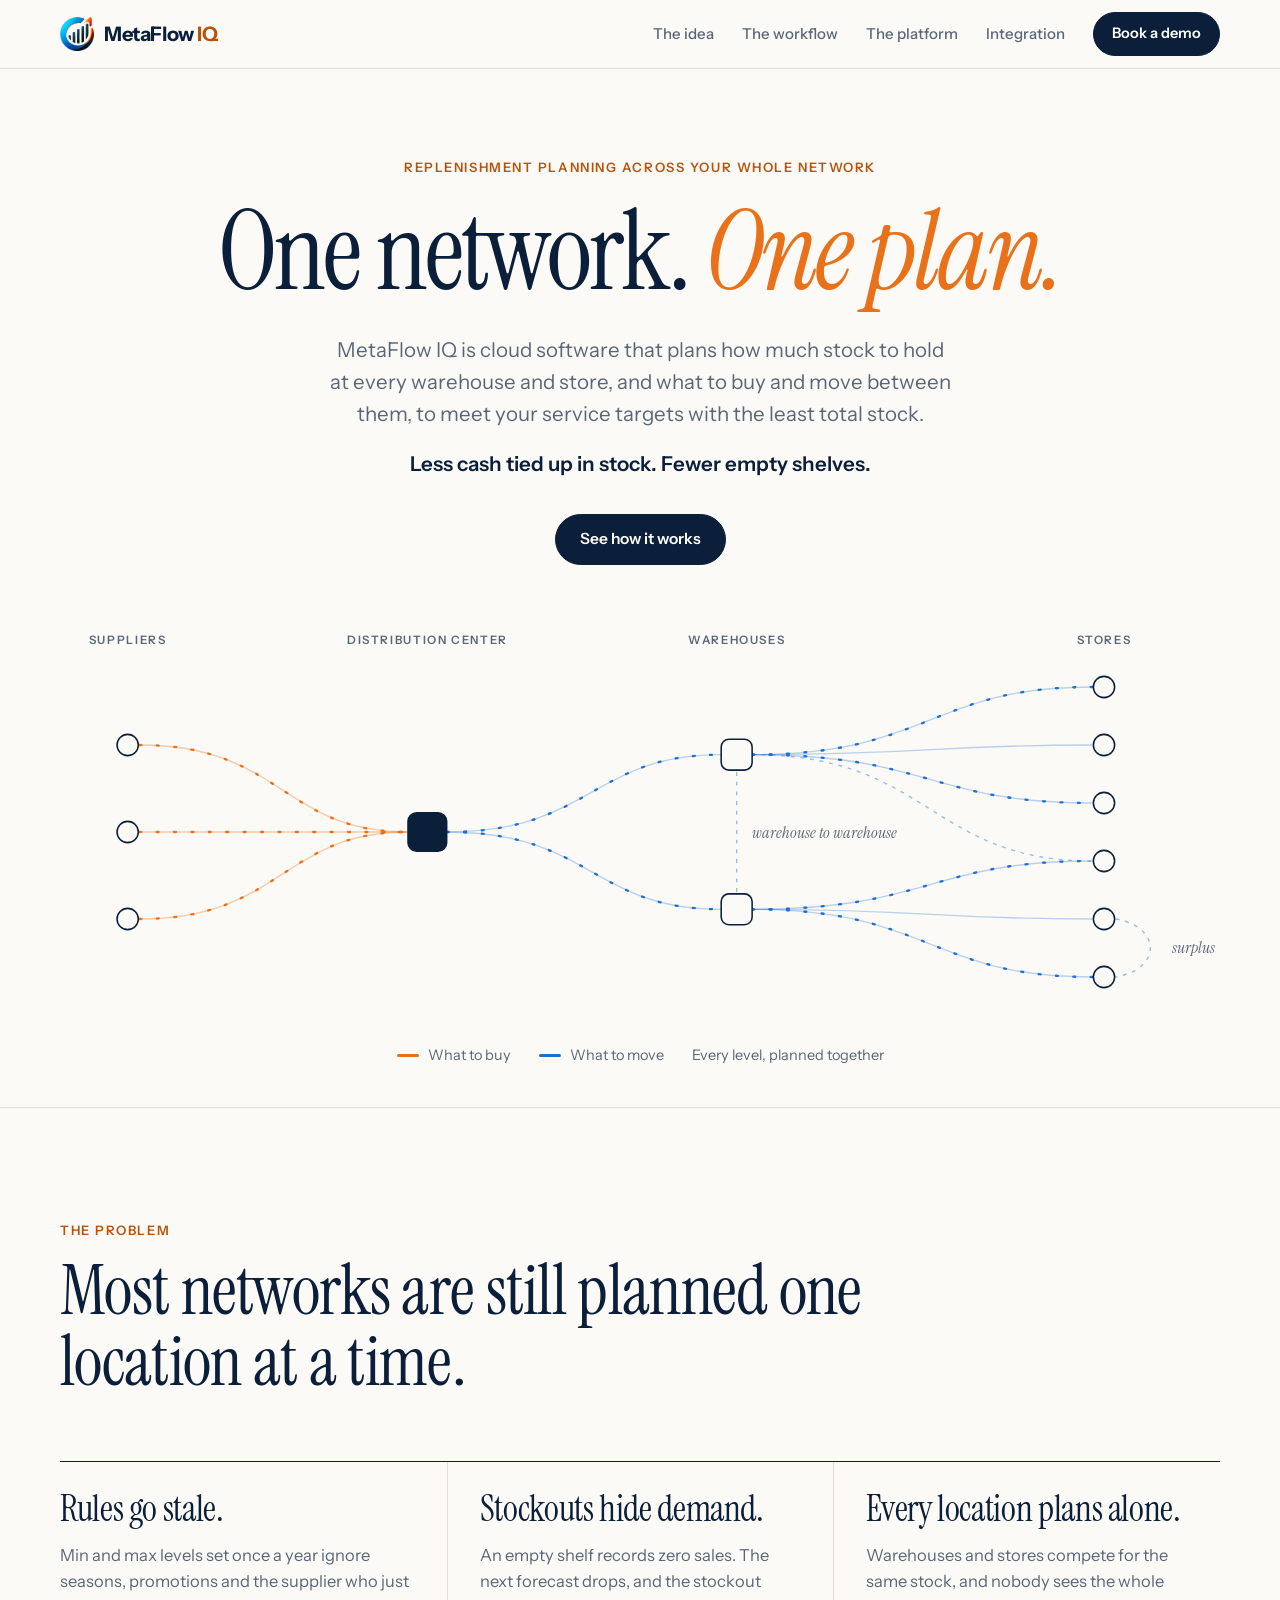
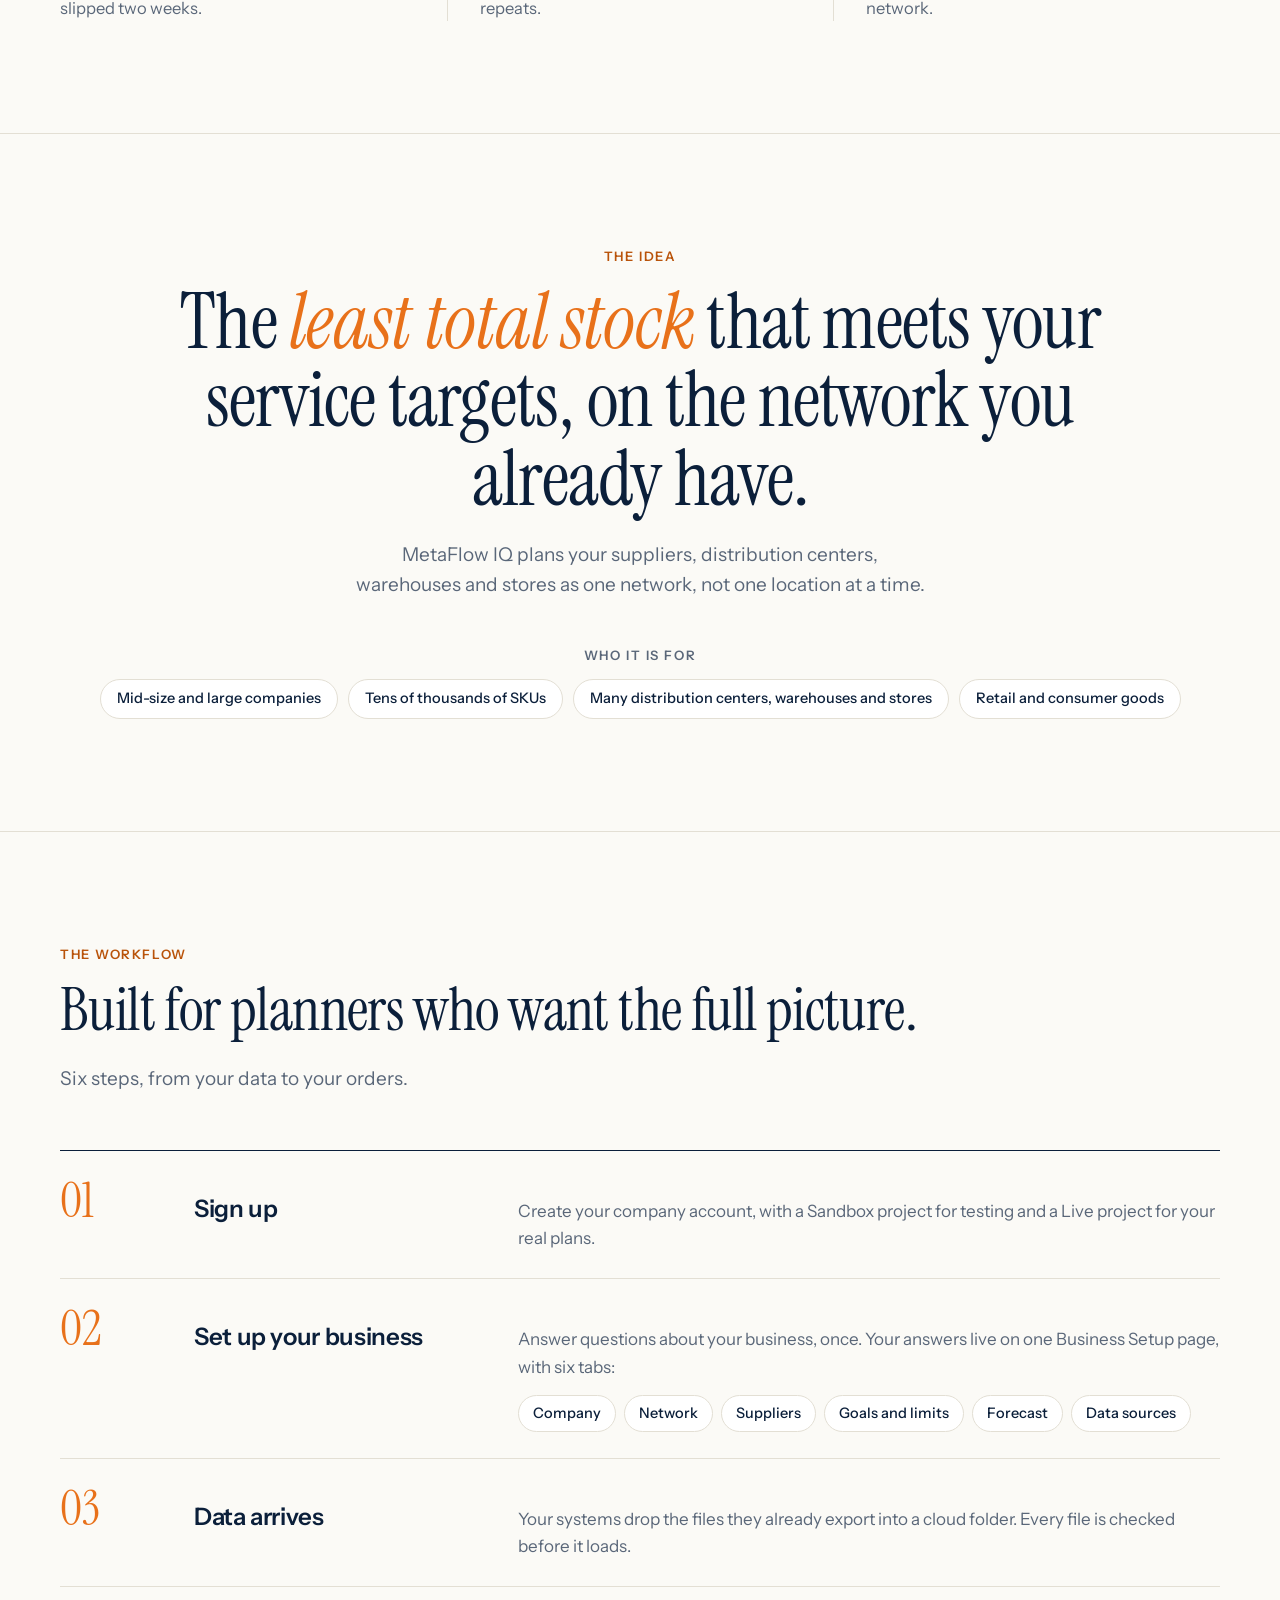
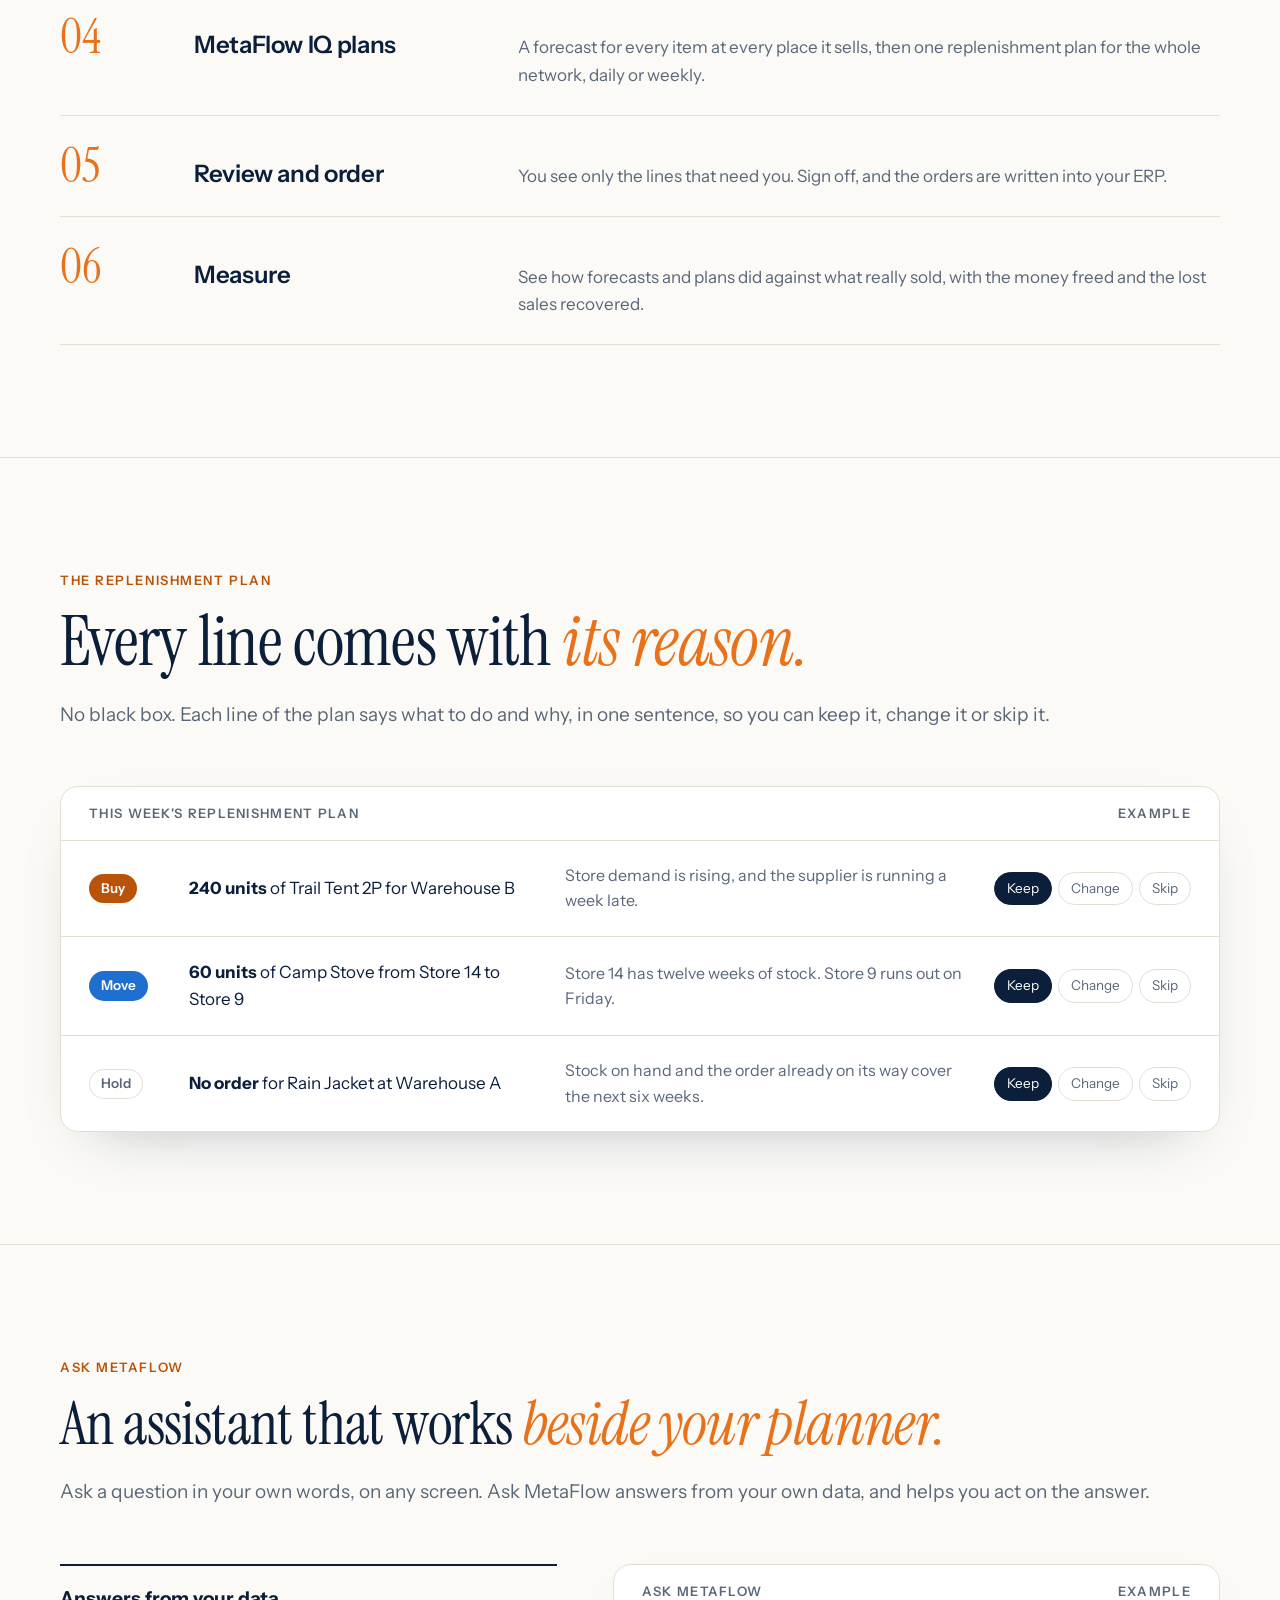
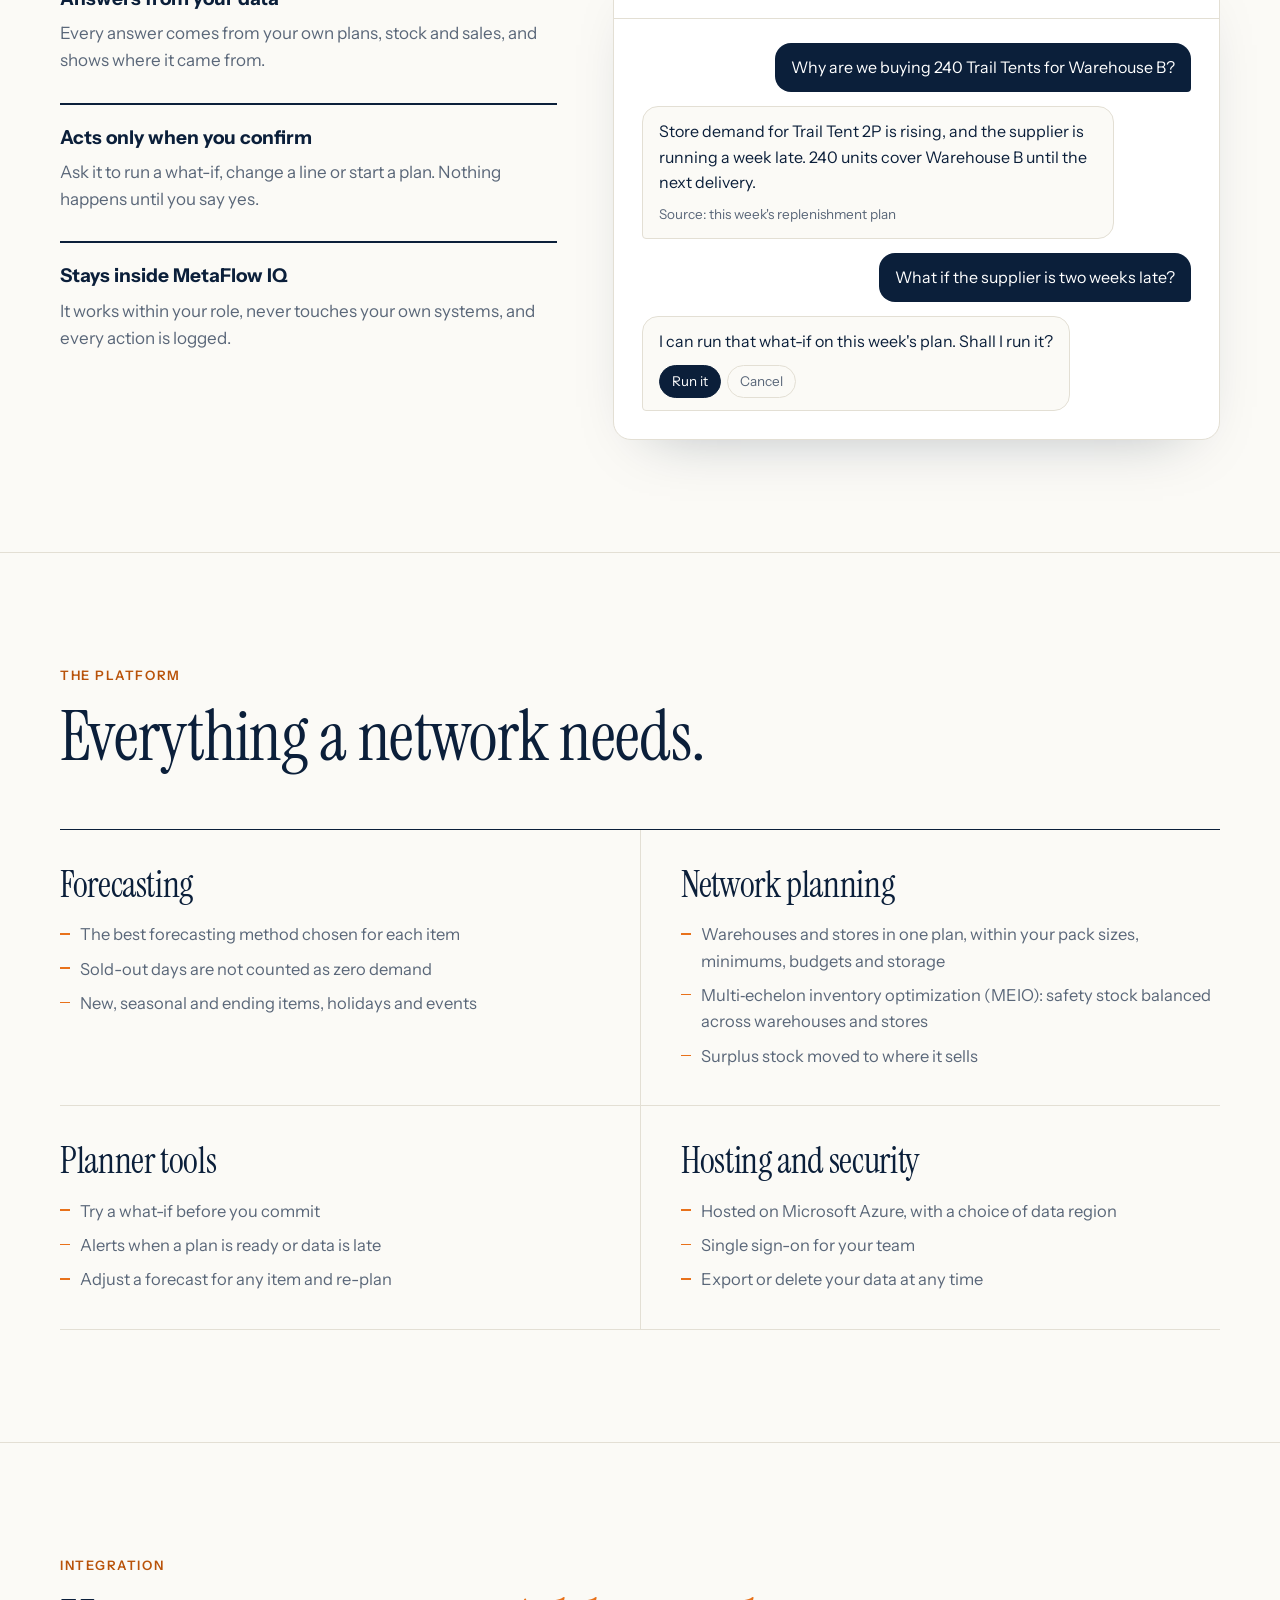
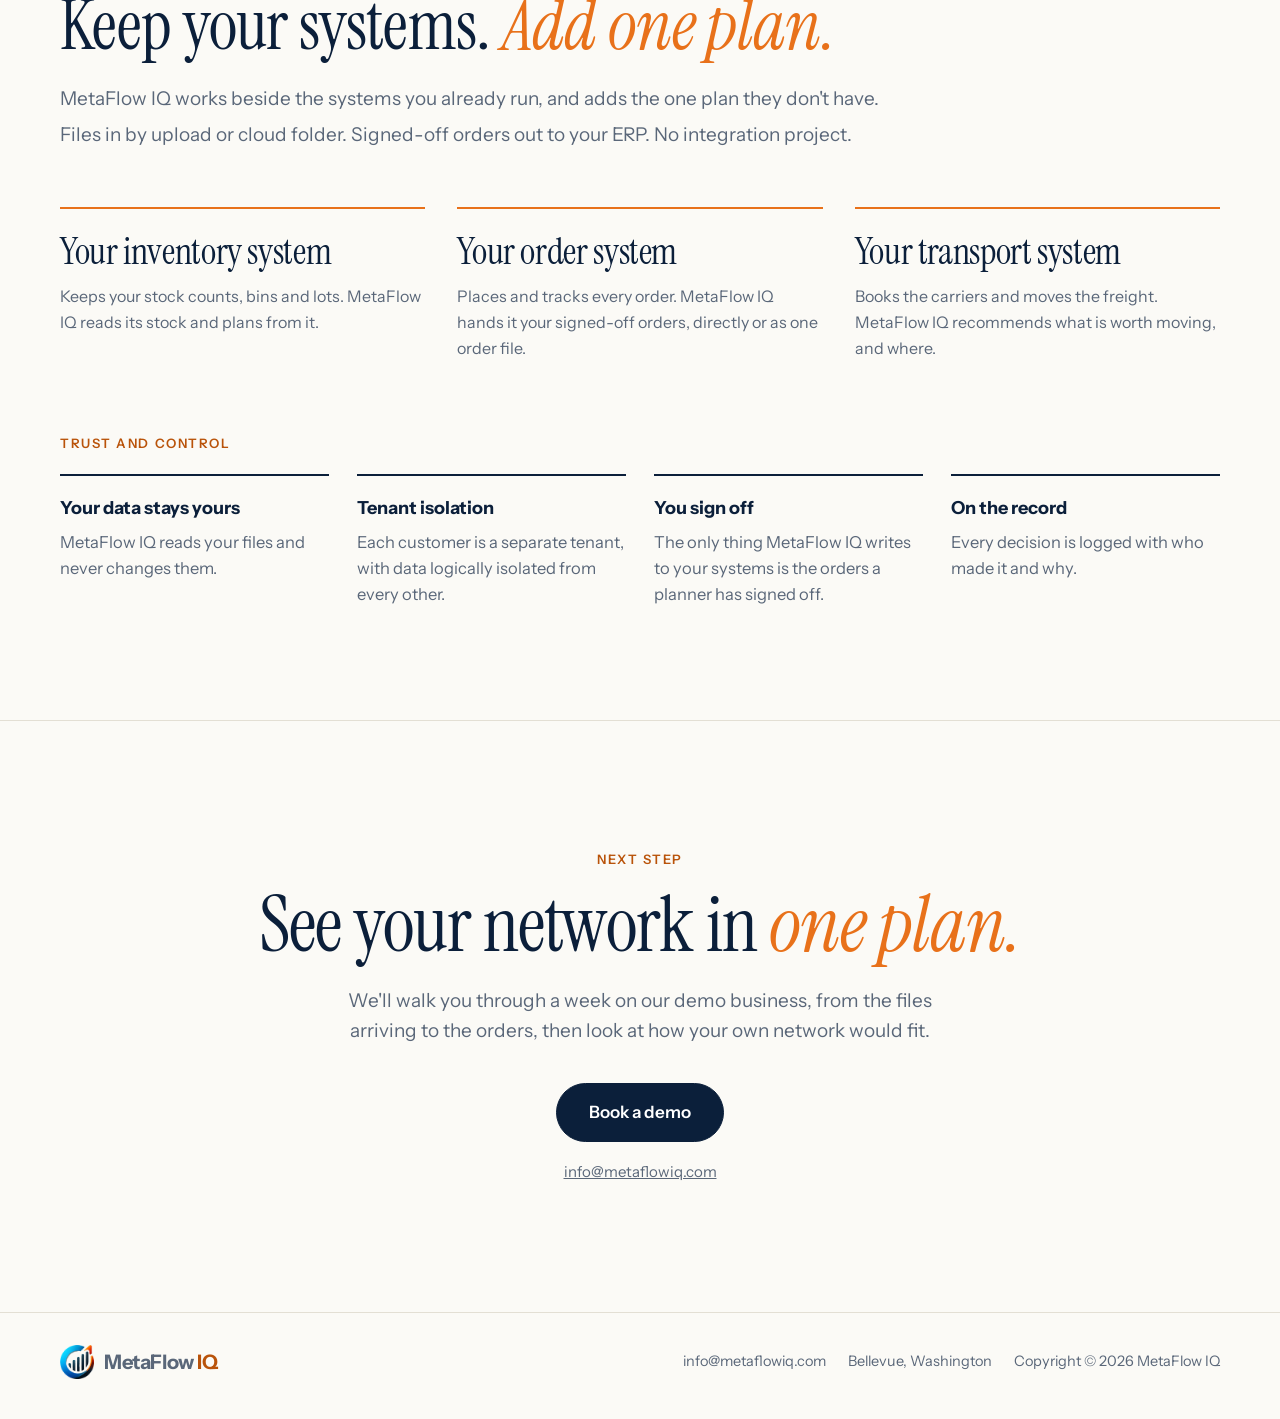
<file: index.html>
<!DOCTYPE html>
<html lang="en">
<head>
  <meta charset="UTF-8" />
  <meta name="viewport" content="width=device-width, initial-scale=1.0" />
  <title>MetaFlow IQ | Replenishment planning for your whole network</title>
  <meta name="description" content="MetaFlow IQ is cloud software for replenishment planning across your whole network. It plans how much stock to hold at every warehouse and store, and what to buy and move between them, to meet your service targets with the least total stock." />
  <meta property="og:title" content="MetaFlow IQ | One network. One plan." />
  <meta property="og:description" content="Replenishment planning across your whole network: the least total stock that meets your service targets, on the network you already have." />
  <meta property="og:type" content="website" />
  <meta property="og:url" content="https://metaflowiq.com/" />
  <meta property="og:image" content="https://metaflowiq.com/og.png" />
  <meta property="og:image:width" content="1200" />
  <meta property="og:image:height" content="630" />
  <meta name="twitter:card" content="summary_large_image" />
  <meta name="twitter:image" content="https://metaflowiq.com/og.png" />
  <link rel="icon" href="[data-uri]" />
  <link rel="preconnect" href="https://fonts.googleapis.com" />
  <link rel="preconnect" href="https://fonts.gstatic.com" crossorigin />
  <link href="https://fonts.googleapis.com/css2?family=Instrument+Sans:wght@400;500;600;700&family=Instrument+Serif:ital@0;1&display=swap" rel="stylesheet" />

  <style>
    :root {
      --paper: #fbfaf6;
      --ink: #0b1f3a;
      --muted: #5a6779;
      --line: #e3dfd4;
      --orange: #e8711a;
      --orange-ink: #b9530a;
      --blue: #1f6fd0;
      --white: #ffffff;
      --max: 1160px;
      --sans: "Instrument Sans", -apple-system, BlinkMacSystemFont, "Segoe UI", Roboto, Helvetica, Arial, sans-serif;
      --serif: "Instrument Serif", "Iowan Old Style", "Palatino Linotype", Georgia, serif;
    }

    * { box-sizing: border-box; }
    html { scroll-behavior: smooth; }

    body {
      margin: 0;
      font-family: var(--sans);
      font-size: 17px;
      line-height: 1.6;
      color: var(--ink);
      background: var(--paper);
      -webkit-font-smoothing: antialiased;
    }

    h1, h2, h3, p, ol, ul { margin: 0; }
    a { color: inherit; }

    .wrap { width: min(var(--max), calc(100% - 48px)); margin: 0 auto; }
    section[id] { scroll-margin-top: 80px; }

    :focus-visible { outline: 3px solid var(--orange); outline-offset: 3px; border-radius: 6px; }

    .serif { font-family: var(--serif); font-weight: 400; letter-spacing: -0.01em; }

    .label {
      font-size: 13px;
      font-weight: 600;
      letter-spacing: 0.12em;
      text-transform: uppercase;
      color: var(--orange-ink);
    }

    /* Header */
    .header {
      position: sticky;
      top: 0;
      z-index: 20;
      background: rgba(251, 250, 246, 0.92);
      backdrop-filter: blur(8px);
      border-bottom: 1px solid var(--line);
    }

    .header .wrap { display: flex; align-items: center; gap: 28px; min-height: 68px; }

    .brand { display: flex; align-items: center; gap: 10px; text-decoration: none; white-space: nowrap; }

    .logo {
      width: 34px;
      height: 34px;
      flex-shrink: 0;
      background: url("[data-uri]") center / contain no-repeat;
    }

    .brand strong { font-size: 20px; font-weight: 700; letter-spacing: -0.02em; }
    .brand strong span { color: var(--orange-ink); }

    .nav { display: flex; gap: 28px; margin-left: auto; font-size: 15px; font-weight: 500; color: var(--muted); }
    .nav a { text-decoration: none; }
    .nav a:hover { color: var(--ink); }

    .btn {
      display: inline-flex;
      align-items: center;
      justify-content: center;
      font-family: inherit;
      font-size: 15.5px;
      font-weight: 600;
      text-decoration: none;
      white-space: nowrap;
      border-radius: 999px;
      padding: 12px 24px;
      border: 1.5px solid var(--ink);
      background: var(--ink);
      color: var(--white);
      transition: background-color 0.15s, border-color 0.15s, color 0.15s;
    }

    .btn:hover { background: var(--orange-ink); border-color: var(--orange-ink); }
    .btn.ghost { background: transparent; color: var(--ink); }
    .btn.ghost:hover { background: var(--ink); border-color: var(--ink); color: var(--white); }
    .btn.small { padding: 9px 18px; font-size: 14.5px; }

    /* Hero */
    .hero { padding: 88px 0 40px; text-align: center; }

    .hero h1 {
      margin-top: 22px;
      font-size: clamp(48px, 8.6vw, 112px);
      line-height: 0.95;
      letter-spacing: -0.025em;
    }

    .hero h1 em { color: var(--orange); }
    .hero h1 br.ph { display: none; }
    @media (min-width: 641px) { .hero h1 { white-space: nowrap; } }
    @media (max-width: 640px) { .hero h1 br.ph { display: inline; } }

    .hero .lead {
      text-wrap: balance;
      max-width: 660px;
      margin: 30px auto 0;
      font-size: clamp(18px, 1.6vw, 21px);
      line-height: 1.55;
      color: var(--muted);
    }

    .hero .payoff { margin-top: 18px; font-size: clamp(18px, 1.6vw, 21px); font-weight: 600; color: var(--ink); }

    .hero-actions { display: flex; flex-wrap: wrap; justify-content: center; gap: 12px; margin-top: 34px; }

    /* Network drawing */
    .net { margin: 64px 0 0; }
    .net svg { display: block; width: 100%; height: auto; }

    .net .col { font-family: var(--sans); font-size: 12px; font-weight: 600; letter-spacing: 0.14em; fill: var(--muted); }
    .net .note { font-family: var(--serif); font-style: italic; font-size: 17px; fill: var(--muted); }

    .net .edge { fill: none; stroke-width: 1.4; }
    .net .buy { stroke: rgba(232, 113, 26, 0.35); }
    .net .move { stroke: rgba(31, 111, 208, 0.3); }
    .net .alt { stroke: rgba(31, 111, 208, 0.45); stroke-dasharray: 4 6; }

    .net .flow { fill: none; stroke-width: 2.4; stroke-linecap: round; stroke-dasharray: 2 16; animation: flow 2.2s linear infinite; }
    .net .flow.buy { stroke: var(--orange); }
    .net .flow.move { stroke: var(--blue); }
    .net .flow.slow { animation-duration: 3.2s; }

    .net .node { fill: var(--paper); stroke: var(--ink); stroke-width: 1.6; }
    .net .node.core { fill: var(--ink); }

    @keyframes flow { to { stroke-dashoffset: -36; } }

    .net figcaption {
      display: flex;
      flex-wrap: wrap;
      justify-content: center;
      gap: 8px 28px;
      margin-top: 18px;
      font-size: 14.5px;
      color: var(--muted);
    }

    .key { display: inline-flex; align-items: center; gap: 9px; }
    .key i { display: inline-block; width: 22px; height: 3px; border-radius: 2px; }
    .key .k-buy { background: var(--orange); }
    .key .k-move { background: var(--blue); }

    /* Sections */
    .band { padding: 112px 0; border-top: 1px solid var(--line); }

    .band h2 {
      margin-top: 16px;
      font-size: clamp(40px, 5.4vw, 72px);
      line-height: 1.02;
      max-width: 900px;
    }

    .band h2 em { color: var(--orange); }
    @media (min-width: 901px) { #week-title, #ask-title { max-width: none; white-space: nowrap; font-size: clamp(40px, 4.7vw, 60px); } }

    .band .intro { margin-top: 22px; max-width: none; font-size: 19px; color: var(--muted); text-wrap: balance; }

    /* Problem */
    .beats { display: grid; grid-template-columns: repeat(3, 1fr); margin-top: 64px; border-top: 1px solid var(--ink); }

    .beat { padding: 28px 32px 0 0; }
    .beat + .beat { padding-left: 32px; border-left: 1px solid var(--line); }
    .beat h3 { font-size: clamp(28px, 2.8vw, 38px); line-height: 1.1; }
    .beat p { margin-top: 12px; color: var(--muted); font-size: 16.5px; }

    /* Vision */
    .vision { text-align: center; }
    .vision h2 { margin-left: auto; margin-right: auto; max-width: 1000px; font-size: clamp(40px, 6vw, 84px); }
    .vision .intro { margin-left: auto; margin-right: auto; max-width: 700px; }

    .facts-label { margin-top: 44px; font-size: 13px; font-weight: 600; letter-spacing: 0.12em; text-transform: uppercase; color: var(--muted); }
    .facts-label + .facts { margin-top: 14px; }
    .facts {
      display: flex;
      flex-wrap: wrap;
      justify-content: center;
      gap: 10px;
      margin-top: 36px;
      padding: 0;
      list-style: none;
    }

    .facts li {
      font-size: 14.5px;
      font-weight: 500;
      padding: 7px 16px;
      border: 1px solid var(--line);
      border-radius: 999px;
      background: var(--white);
    }

    /* Week */
    .week { list-style: none; padding: 0; margin-top: 56px; border-top: 1px solid var(--ink); }

    .week li {
      display: grid;
      grid-template-columns: 110px 300px 1fr;
      gap: 24px;
      align-items: baseline;
      padding: 26px 0;
      border-bottom: 1px solid var(--line);
    }

    .week .num { font-family: var(--serif); font-size: 48px; line-height: 1; color: var(--orange); }
    .week h3 { font-size: 24px; font-weight: 600; letter-spacing: -0.015em; line-height: 1.2; }
    .week p { color: var(--muted); font-size: 17px; }
    .week .tabs { display: flex; flex-wrap: wrap; gap: 8px; margin-top: 14px; }
    .week .tabs span { padding: 6px 14px; border: 1px solid var(--line); border-radius: 999px; background: var(--white); font-size: 14.5px; font-weight: 500; color: var(--ink); }

    /* Pillars */
    .pillars { display: grid; grid-template-columns: 1fr 1fr; margin-top: 56px; border-top: 1px solid var(--ink); }

    .pillar { padding: 36px 40px 36px 0; border-bottom: 1px solid var(--line); }
    .pillar:nth-child(even) { padding-left: 40px; padding-right: 0; border-left: 1px solid var(--line); }
    .pillar h3 { font-size: clamp(28px, 2.8vw, 36px); line-height: 1.1; }
    .pillar ul { margin-top: 16px; padding: 0; list-style: none; color: var(--muted); font-size: 16.5px; }
    .pillar li { padding-left: 20px; position: relative; }
    .pillar li + li { margin-top: 8px; }
    .pillar li::before { content: ""; position: absolute; left: 0; top: 0.72em; width: 10px; height: 1.5px; background: var(--orange); }

    /* Plan lines */
    .plan { margin-top: 56px; background: var(--white); border: 1px solid var(--line); border-radius: 18px; box-shadow: 0 24px 60px -36px rgba(11, 31, 58, 0.35); overflow: hidden; }
    .plan-head { display: flex; justify-content: space-between; padding: 16px 28px; border-bottom: 1px solid var(--line); font-size: 13px; font-weight: 600; letter-spacing: 0.1em; text-transform: uppercase; color: var(--muted); }
    .line { display: grid; grid-template-columns: 76px minmax(0, 1fr) minmax(0, 1.15fr) auto; gap: 8px 24px; align-items: center; padding: 22px 28px; }
    .line + .line { border-top: 1px solid var(--line); }
    .tag { justify-self: start; padding: 4px 12px; border-radius: 999px; font-size: 13.5px; font-weight: 600; color: var(--white); }
    .tag.buy { background: var(--orange-ink); }
    .tag.move { background: var(--blue); }
    .tag.hold { background: transparent; color: var(--muted); box-shadow: inset 0 0 0 1px var(--line); }
    .what { font-size: 17px; }
    .why { color: var(--muted); font-size: 16px; }
    .acts { display: flex; gap: 6px; font-size: 13.5px; color: var(--muted); }
    .acts span { padding: 5px 12px; border: 1px solid var(--line); border-radius: 999px; }
    .acts .on { background: var(--ink); border-color: var(--ink); color: var(--white); }

    /* Ask MetaFlow */
    .ask { display: grid; grid-template-columns: minmax(0, 0.9fr) minmax(0, 1.1fr); gap: 56px; align-items: start; margin-top: 56px; }
    .ask-points { list-style: none; padding: 0; display: grid; gap: 28px; }
    .ask-points li { padding-top: 18px; border-top: 2px solid var(--ink); font-size: 17px; color: var(--muted); }
    .ask-points strong { display: block; margin-bottom: 6px; font-size: 19px; color: var(--ink); }
    .ask .chat { margin-top: 0; }
    .chat-body { display: grid; gap: 14px; padding: 24px 28px 28px; }
    .msg { max-width: 86%; padding: 12px 16px; border-radius: 16px; font-size: 16px; }
    .msg.you { justify-self: end; background: var(--ink); color: var(--white); border-bottom-right-radius: 4px; }
    .msg.bot { justify-self: start; background: var(--paper); border: 1px solid var(--line); border-bottom-left-radius: 4px; }
    .msg .src { margin-top: 8px; font-size: 13.5px; color: var(--muted); }
    .msg .acts { margin-top: 10px; }

    /* Works with your systems */
    .nots { display: grid; grid-template-columns: repeat(3, 1fr); gap: 32px; margin-top: 56px; }

    .not { padding-top: 22px; border-top: 2px solid var(--orange); }
    .not h3 { font-size: clamp(28px, 2.9vw, 38px); line-height: 1.12; }

    .not p { margin-top: 12px; color: var(--muted); font-size: 16px; }
    .stay { margin-top: 44px; font-size: 19px; max-width: 640px; }

    br.wide { display: none; }
    @media (min-width: 901px) { br.wide { display: inline; } }
    .how { margin-top: 6px; font-size: 19px; color: var(--muted); text-wrap: balance; }

    /* Trust */
    .trust-label { margin-top: 72px; }
    .trust-label + .trust { margin-top: 20px; }
    .trust { list-style: none; padding: 0; display: grid; grid-template-columns: repeat(4, 1fr); gap: 28px; margin-top: 56px; }
    .trust li { padding-top: 18px; border-top: 2px solid var(--ink); font-size: 16.5px; color: var(--muted); }
    .trust strong { display: block; margin-bottom: 6px; font-size: 18px; color: var(--ink); }

    /* Closing */
    .closing { text-align: center; padding: 128px 0; }
    .closing h2 { margin-left: auto; margin-right: auto; font-size: clamp(48px, 7.4vw, 104px); }
    @media (min-width: 641px) { .closing h2 { max-width: none; white-space: nowrap; font-size: clamp(40px, 6vw, 84px); } }
    .closing .intro { margin-left: auto; margin-right: auto; max-width: 700px; }
    .closing .reply { margin-top: 18px; color: var(--muted); font-size: 16px; }
    .closing .btn { margin-top: 36px; padding: 15px 32px; font-size: 17px; }
    .closing .mail { display: block; margin-top: 18px; font-size: 15px; color: var(--muted); }

    /* Footer */
    .footer { border-top: 1px solid var(--line); padding: 32px 0 40px; font-size: 14.5px; color: var(--muted); }
    .footer .wrap { display: flex; flex-wrap: wrap; align-items: center; justify-content: space-between; gap: 14px 28px; }
    .footer a { text-decoration: none; }
    .footer a:hover { color: var(--ink); }
    .footer .meta { display: flex; flex-wrap: wrap; gap: 6px 22px; }

    /* Responsive */
    @media (max-width: 900px) {
      .ask { grid-template-columns: 1fr; gap: 36px; }
      .nav { display: none; }
      .header .btn { margin-left: auto; }
      .band { padding: 80px 0; }
      .beats, .nots { grid-template-columns: 1fr; }
      .beat, .beat + .beat { padding: 24px 0; border-left: 0; }
      .beat + .beat { border-top: 1px solid var(--line); }
      .nots { gap: 28px; }
      .week li { grid-template-columns: 64px 1fr; gap: 6px 16px; }
      .week .num { font-size: 38px; grid-row: span 2; }
      .week p, .week .body { grid-column: 2; }
      .pillars { grid-template-columns: 1fr; }
      .line { grid-template-columns: 1fr; padding: 20px; }
      .plan-head { padding: 14px 20px; }
      .acts { margin-top: 4px; }
      .pillar, .pillar:nth-child(even) { padding: 30px 0; border-left: 0; }
      .trust { grid-template-columns: 1fr 1fr; }
    }

    @media (max-width: 640px) {
      .chat-body { padding: 18px 16px 20px; }
      .msg { max-width: 94%; }
      .wrap { width: calc(100% - 32px); }
      body { font-size: 16px; }
      .hero { padding: 56px 0 24px; }
      .hero-actions .btn { flex: 1 1 100%; }
      .net { margin-top: 44px; }
      .net text { display: none; }
      .trust { grid-template-columns: 1fr; }
      .closing { padding: 88px 0; }
    }

    @media (max-width: 360px) {
      .brand strong { font-size: 17px; }
      .logo { width: 28px; height: 28px; }
      .btn.small { padding: 8px 13px; font-size: 14px; }
    }

    @media (prefers-reduced-motion: reduce) {
      html { scroll-behavior: auto; }
      .net .flow { animation: none; }
      .btn { transition: none; }
    }
  </style>
</head>

<body>
  <header class="header">
    <div class="wrap">
      <a class="brand" href="#top" aria-label="MetaFlow IQ home">
        <span class="logo" aria-hidden="true"></span>
        <strong>MetaFlow <span>IQ</span></strong>
      </a>
      <nav class="nav" aria-label="Main">
        <a href="#idea">The idea</a>
        <a href="#week">The workflow</a>
        <a href="#platform">The platform</a>
        <a href="#scope">Integration</a>
      </nav>
      <a class="btn small" href="#demo">Book a demo</a>
    </div>
  </header>

  <main id="top">
    <section class="hero" aria-labelledby="hero-title">
      <div class="wrap">
        <p class="label">Replenishment planning across your whole network</p>
        <h1 class="serif" id="hero-title">One network.<br class="ph" /> <em>One plan.</em></h1>
        <p class="lead">
          MetaFlow IQ is cloud software that plans how much stock to hold at every warehouse and store, and
          what to buy and move between them, to meet your service targets with the least total stock.
        </p>
        <p class="payoff">Less cash tied up in stock. Fewer empty shelves.</p>
        <div class="hero-actions">
          <a class="btn" href="#week">See how it works</a>
        </div>

        <figure class="net">
          <svg viewBox="0 0 1200 410" role="img" aria-labelledby="net-title net-desc">
            <title id="net-title">Your supply chain as one network</title>
            <desc id="net-desc">Three suppliers feed a distribution center, which supplies two warehouses, which supply six stores. Purchases and moves flow along every link, including a link between the two warehouses, a store with two sources, and surplus stock moved between two stores. All of it is one plan.</desc>

            <text class="col" x="70" y="16" text-anchor="middle">SUPPLIERS</text>
            <text class="col" x="380" y="16" text-anchor="middle">DISTRIBUTION CENTER</text>
            <text class="col" x="700" y="16" text-anchor="middle">WAREHOUSES</text>
            <text class="col" x="1080" y="16" text-anchor="middle">STORES</text>

            <!-- Buy: suppliers to the distribution center -->
            <path class="edge buy" d="M82 120 C 230 120, 230 210, 360 210" />
            <path class="edge buy" d="M82 210 L 360 210" />
            <path class="edge buy" d="M82 300 C 230 300, 230 210, 360 210" />
            <path class="flow buy" d="M82 120 C 230 120, 230 210, 360 210" />
            <path class="flow buy slow" d="M82 210 L 360 210" />
            <path class="flow buy" d="M82 300 C 230 300, 230 210, 360 210" />

            <!-- Move: distribution center to warehouses -->
            <path class="edge move" d="M400 210 C 550 210, 550 130, 684 130" />
            <path class="edge move" d="M400 210 C 550 210, 550 290, 684 290" />
            <path class="flow move" d="M400 210 C 550 210, 550 130, 684 130" />
            <path class="flow move slow" d="M400 210 C 550 210, 550 290, 684 290" />

            <!-- Move: warehouses to stores -->
            <path class="edge move" d="M716 130 C 900 130, 900 60, 1068 60" />
            <path class="edge move" d="M716 130 C 900 130, 900 120, 1068 120" />
            <path class="edge move" d="M716 130 C 900 130, 900 180, 1068 180" />
            <path class="edge move" d="M716 290 C 900 290, 900 240, 1068 240" />
            <path class="edge move" d="M716 290 C 900 290, 900 300, 1068 300" />
            <path class="edge move" d="M716 290 C 900 290, 900 360, 1068 360" />
            <path class="flow move" d="M716 130 C 900 130, 900 60, 1068 60" />
            <path class="flow move slow" d="M716 130 C 900 130, 900 180, 1068 180" />
            <path class="flow move" d="M716 290 C 900 290, 900 240, 1068 240" />
            <path class="flow move slow" d="M716 290 C 900 290, 900 360, 1068 360" />

            <!-- A second source, warehouse to warehouse, and surplus between stores -->
            <path class="edge alt" d="M716 130 C 900 130, 900 240, 1068 240" />
            <path class="edge alt" d="M700 148 L 700 272" />
            <path class="edge alt" d="M1092 300 C 1140 308, 1140 352, 1092 360" />
            <text class="note" x="716" y="216">warehouse to warehouse</text>
            <text class="note" x="1150" y="335">surplus</text>

            <!-- Nodes -->
            <circle class="node" cx="70" cy="120" r="11" />
            <circle class="node" cx="70" cy="210" r="11" />
            <circle class="node" cx="70" cy="300" r="11" />
            <rect class="node core" x="360" y="190" width="40" height="40" rx="9" />
            <rect class="node" x="684" y="114" width="32" height="32" rx="8" />
            <rect class="node" x="684" y="274" width="32" height="32" rx="8" />
            <circle class="node" cx="1080" cy="60" r="11" />
            <circle class="node" cx="1080" cy="120" r="11" />
            <circle class="node" cx="1080" cy="180" r="11" />
            <circle class="node" cx="1080" cy="240" r="11" />
            <circle class="node" cx="1080" cy="300" r="11" />
            <circle class="node" cx="1080" cy="360" r="11" />
          </svg>
          <figcaption>
            <span class="key"><i class="k-buy"></i>What to buy</span>
            <span class="key"><i class="k-move"></i>What to move</span>
            <span>Every level, planned together</span>
          </figcaption>
        </figure>
      </div>
    </section>

    <section class="band" id="problem" aria-labelledby="idea-title">
      <div class="wrap">
        <p class="label">The problem</p>
        <h2 class="serif" id="idea-title">Most networks are still planned one location at a time.</h2>
        <div class="beats">
          <div class="beat">
            <h3 class="serif">Rules go stale.</h3>
            <p>Min and max levels set once a year ignore seasons, promotions and the supplier who just slipped two weeks.</p>
          </div>
          <div class="beat">
            <h3 class="serif">Stockouts hide demand.</h3>
            <p>An empty shelf records zero sales. The next forecast drops, and the stockout repeats.</p>
          </div>
          <div class="beat">
            <h3 class="serif">Every location plans alone.</h3>
            <p>Warehouses and stores compete for the same stock, and nobody sees the whole network.</p>
          </div>
        </div>
      </div>
    </section>

    <section class="band vision" id="idea" aria-labelledby="vision-title">
      <div class="wrap">
        <p class="label">The idea</p>
        <h2 class="serif" id="vision-title">The <em>least total stock</em> that meets your service targets, on the network you already have.</h2>
        <p class="intro">
          MetaFlow IQ plans your suppliers, distribution centers, warehouses and stores as one network, not
          one location at a time.
        </p>
        <p class="facts-label">Who it is for</p>
        <ul class="facts">
          <li>Mid-size and large companies</li>
          <li>Tens of thousands of SKUs</li>
          <li>Many distribution centers, warehouses and stores</li>
          <li>Retail and consumer goods</li>
        </ul>
      </div>
    </section>

    <section class="band" id="week" aria-labelledby="week-title">
      <div class="wrap">
        <p class="label">The workflow</p>
        <h2 class="serif" id="week-title">Built for planners who want the full picture.</h2>
        <p class="intro">Six steps, from your data to your orders.</p>
        <ol class="week">
          <li>
            <span class="num" aria-hidden="true">01</span>
            <h3>Sign up</h3>
            <p>Create your company account, with a Sandbox project for testing and a Live project for your real plans.</p>
          </li>
          <li>
            <span class="num" aria-hidden="true">02</span>
            <h3>Set up your business</h3>
            <div class="body">
              <p>Answer questions about your business, once. Your answers live on one Business Setup page, with six tabs:</p>
              <p class="tabs"><span>Company</span><span>Network</span><span>Suppliers</span><span>Goals and limits</span><span>Forecast</span><span>Data sources</span></p>
            </div>
          </li>
          <li>
            <span class="num" aria-hidden="true">03</span>
            <h3>Data arrives</h3>
            <p>Your systems drop the files they already export into a cloud folder. Every file is checked before it loads.</p>
          </li>
          <li>
            <span class="num" aria-hidden="true">04</span>
            <h3>MetaFlow IQ plans</h3>
            <p>A forecast for every item at every place it sells, then one replenishment plan for the whole network, daily or weekly.</p>
          </li>
          <li>
            <span class="num" aria-hidden="true">05</span>
            <h3>Review and order</h3>
            <p>You see only the lines that need you. Sign off, and the orders are written into your ERP.</p>
          </li>
          <li>
            <span class="num" aria-hidden="true">06</span>
            <h3>Measure</h3>
            <p>See how forecasts and plans did against what really sold, with the money freed and the lost sales recovered.</p>
          </li>
        </ol>
      </div>
    </section>

    <section class="band" id="lines" aria-labelledby="lines-title">
      <div class="wrap">
        <p class="label">The replenishment plan</p>
        <h2 class="serif" id="lines-title">Every line comes with <em>its reason.</em></h2>
        <p class="intro">No black box. Each line of the plan says what to do and why, in one sentence, so you can keep it, change it or skip it.</p>
        <div class="plan" role="group" aria-label="Example lines from a plan">
          <p class="plan-head"><span>This week's replenishment plan</span><span>Example</span></p>
          <div class="line">
            <span class="tag buy">Buy</span>
            <div class="what"><strong>240 units</strong> of Trail Tent 2P for Warehouse B</div>
            <p class="why">Store demand is rising, and the supplier is running a week late.</p>
            <div class="acts" aria-hidden="true"><span class="on">Keep</span><span>Change</span><span>Skip</span></div>
          </div>
          <div class="line">
            <span class="tag move">Move</span>
            <div class="what"><strong>60 units</strong> of Camp Stove from Store 14 to Store 9</div>
            <p class="why">Store 14 has twelve weeks of stock. Store 9 runs out on Friday.</p>
            <div class="acts" aria-hidden="true"><span class="on">Keep</span><span>Change</span><span>Skip</span></div>
          </div>
          <div class="line">
            <span class="tag hold">Hold</span>
            <div class="what"><strong>No order</strong> for Rain Jacket at Warehouse A</div>
            <p class="why">Stock on hand and the order already on its way cover the next six weeks.</p>
            <div class="acts" aria-hidden="true"><span class="on">Keep</span><span>Change</span><span>Skip</span></div>
          </div>
        </div>
      </div>
    </section>

    <section class="band" id="ask" aria-labelledby="ask-title">
      <div class="wrap">
        <p class="label">Ask MetaFlow</p>
        <h2 class="serif" id="ask-title">An assistant that works <em>beside your planner.</em></h2>
        <p class="intro">Ask a question in your own words, on any screen. Ask MetaFlow answers from your own data, and helps you act on the answer.</p>
        <div class="ask">
          <ul class="ask-points">
            <li><strong>Answers from your data</strong>Every answer comes from your own plans, stock and sales, and shows where it came from.</li>
            <li><strong>Acts only when you confirm</strong>Ask it to run a what-if, change a line or start a plan. Nothing happens until you say yes.</li>
            <li><strong>Stays inside MetaFlow IQ</strong>It works within your role, never touches your own systems, and every action is logged.</li>
          </ul>
          <div class="plan chat" role="group" aria-label="Example conversation with Ask MetaFlow">
            <p class="plan-head"><span>Ask MetaFlow</span><span>Example</span></p>
            <div class="chat-body">
              <p class="msg you">Why are we buying 240 Trail Tents for Warehouse B?</p>
              <div class="msg bot">
                <p>Store demand for Trail Tent 2P is rising, and the supplier is running a week late. 240 units cover Warehouse B until the next delivery.</p>
                <p class="src">Source: this week's replenishment plan</p>
              </div>
              <p class="msg you">What if the supplier is two weeks late?</p>
              <div class="msg bot">
                <p>I can run that what-if on this week's plan. Shall I run it?</p>
                <div class="acts" aria-hidden="true"><span class="on">Run it</span><span>Cancel</span></div>
              </div>
            </div>
          </div>
        </div>
      </div>
    </section>

    <section class="band" id="platform" aria-labelledby="platform-title">
      <div class="wrap">
        <p class="label">The platform</p>
        <h2 class="serif" id="platform-title">Everything a network needs.</h2>
        <div class="pillars">
          <div class="pillar">
            <h3 class="serif">Forecasting</h3>
            <ul>
              <li>The best forecasting method chosen for each item</li>
              <li>Sold-out days are not counted as zero demand</li>
              <li>New, seasonal and ending items, holidays and events</li>
            </ul>
          </div>
          <div class="pillar">
            <h3 class="serif">Network planning</h3>
            <ul>
              <li>Warehouses and stores in one plan, within your pack sizes, minimums, budgets and storage</li>
              <li>Multi&#8209;echelon inventory optimization (MEIO): safety stock balanced across warehouses and stores</li>
              <li>Surplus stock moved to where it sells</li>
            </ul>
          </div>
          <div class="pillar">
            <h3 class="serif">Planner tools</h3>
            <ul>
              <li>Try a what-if before you commit</li>
              <li>Alerts when a plan is ready or data is late</li>
              <li>Adjust a forecast for any item and re-plan</li>
            </ul>
          </div>
          <div class="pillar">
            <h3 class="serif">Hosting and security</h3>
            <ul>
              <li>Hosted on Microsoft Azure, with a choice of data region</li>
              <li>Single sign-on for your team</li>
              <li>Export or delete your data at any time</li>
            </ul>
          </div>
        </div>
      </div>
    </section>

    <section class="band" id="scope" aria-labelledby="scope-title">
      <div class="wrap">
        <p class="label">Integration</p>
        <h2 class="serif" id="scope-title">Keep your systems. <em>Add one plan.</em></h2>
        <p class="intro">MetaFlow IQ works beside the systems you already run, and adds the one plan they don't have.</p>
        <p class="how">Files in by upload or cloud folder. Signed-off orders out to your ERP. No integration project.</p>
        <div class="nots">
          <div class="not">
            <h3 class="serif">Your inventory system</h3>
            <p>Keeps your stock counts, bins and lots. MetaFlow IQ reads its stock and plans from it.</p>
          </div>
          <div class="not">
            <h3 class="serif">Your order system</h3>
            <p>Places and tracks every order. MetaFlow IQ hands it your signed-off orders, directly or as one order file.</p>
          </div>
          <div class="not">
            <h3 class="serif">Your transport system</h3>
            <p>Books the carriers and moves the freight. MetaFlow IQ recommends what is worth moving, and where.</p>
          </div>
        </div>

        <p class="label trust-label">Trust and control</p>
        <ul class="trust">
          <li><strong>Your data stays yours</strong>MetaFlow IQ reads your files and never changes them.</li>
          <li><strong>Tenant isolation</strong>Each customer is a separate tenant, with data logically isolated from every other.</li>
          <li><strong>You sign off</strong>The only thing MetaFlow IQ writes to your systems is the orders a planner has signed off.</li>
          <li><strong>On the record</strong>Every decision is logged with who made it and why.</li>
        </ul>
      </div>
    </section>

    <section class="band closing" id="demo" aria-labelledby="demo-title">
      <div class="wrap">
        <p class="label">Next step</p>
        <h2 class="serif" id="demo-title">See your network in <em>one plan.</em></h2>
        <p class="intro">We'll walk you through a week on our demo business, from the files arriving to the orders, then look at how your own network would fit.</p>
        <a class="btn" href="mailto:info@metaflowiq.com?subject=MetaFlow%20IQ%20demo&amp;body=Hello%2C%0A%0AI%20would%20like%20to%20see%20a%20demo%20of%20MetaFlow%20IQ.%0A%0ACompany%3A%0ANumber%20of%20warehouses%20and%20stores%3A%0AGood%20days%20and%20times%3A%0A%0AThank%20you">Book a demo</a>
        <a class="mail" href="mailto:info@metaflowiq.com">info@metaflowiq.com</a>
      </div>
    </section>
  </main>

  <footer class="footer">
    <div class="wrap">
      <a class="brand" href="#top" aria-label="MetaFlow IQ home">
        <span class="logo" aria-hidden="true"></span>
        <strong>MetaFlow <span>IQ</span></strong>
      </a>
      <div class="meta">
        <a href="mailto:info@metaflowiq.com">info@metaflowiq.com</a>
        <span>Bellevue, Washington</span>
        <span>Copyright &copy; 2026 MetaFlow IQ</span>
      </div>
    </div>
  </footer>
</body>
</html>
</file>
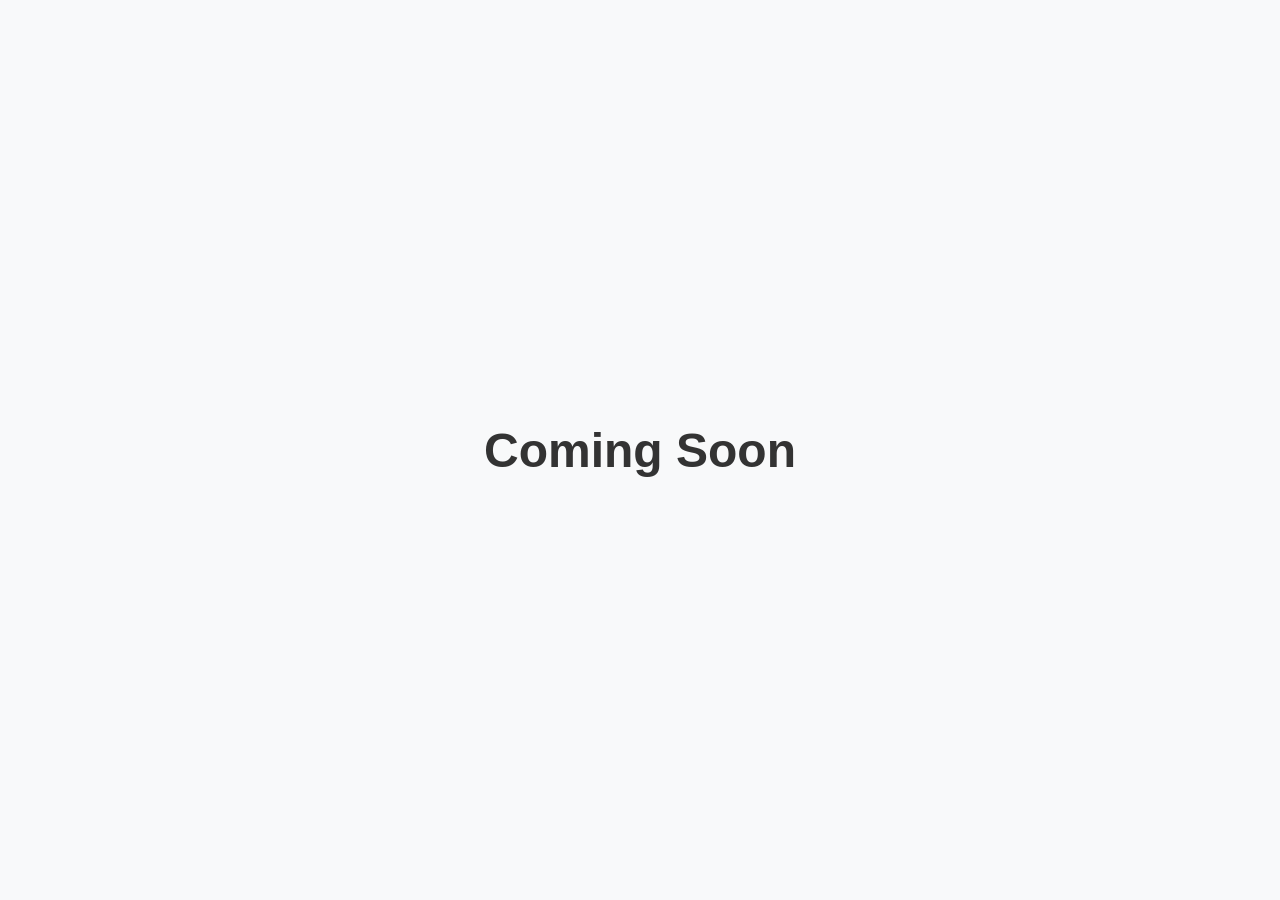
<file: index1.html>
<!DOCTYPE html>
<html lang="en">
<head>
  <meta charset="UTF-8">
  <title>Coming Soon</title>
  <style>
    body {
      background-color: #f8f9fa;
      display: flex;
      justify-content: center;
      align-items: center;
      height: 100vh;
      margin: 0;
      font-family: Arial, sans-serif;
    }
    h1 {
      font-size: 3rem;
      color: #333;
    }
  </style>
</head>
<body>
  <h1>Coming Soon</h1>
</body>
</html>
</file>
